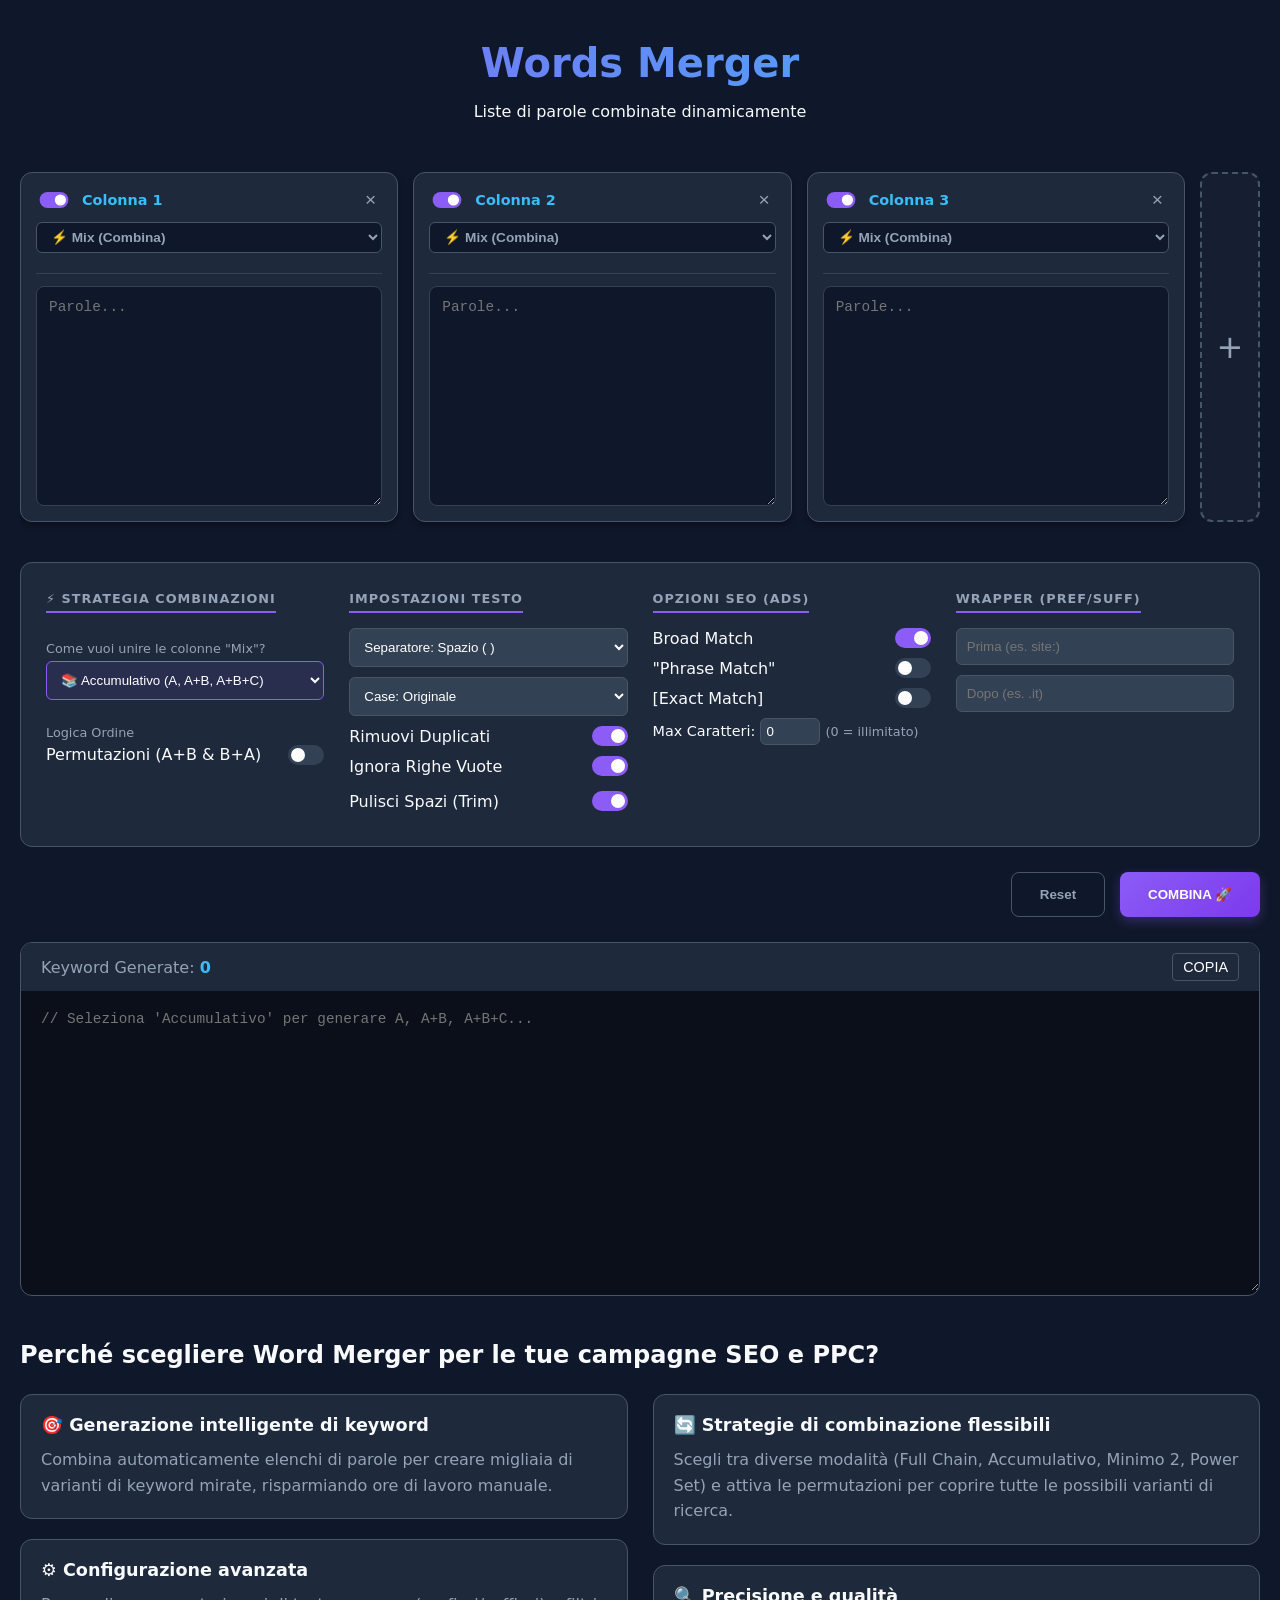
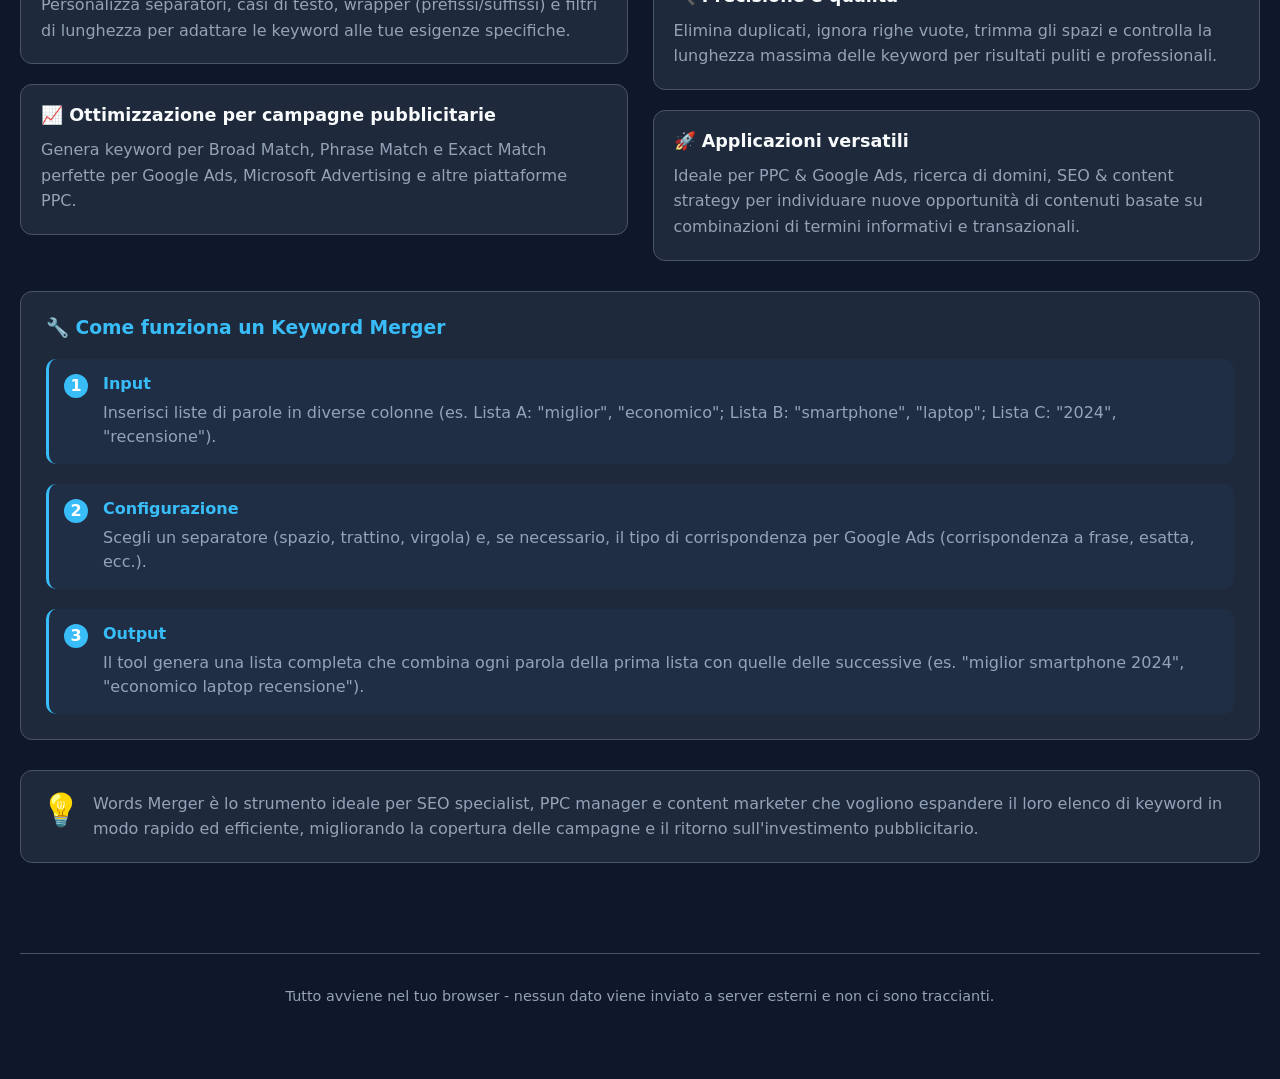
<file: index.html>
<!DOCTYPE html>
<html lang="it">

<head>
    <meta charset="UTF-8" />
    <meta name="viewport" content="width=device-width, initial-scale=1.0" />
    <meta name="description"
        content="Word Merger combina elenchi di parole per generare keyword mirate per campagne SEO e PPC. Risparmia tempo e migliora il ROI delle tue pubblicità online.">
    <!-- Open Graph / Facebook -->
    <meta property="og:type" content="website">
    <meta property="og:url" content="https://www.example.com/">
    <meta property="og:title" content="Word Merger">
    <meta property="og:description"
        content="Word Merger combina elenchi di parole per generare keyword mirate per campagne SEO e PPC. Risparmia tempo e migliora il ROI delle tue pubblicità online.">
    <meta property="og:image" content="assets/logo.png">
    <meta property="og:locale" content="it_IT">
    <!-- Twitter -->
    <meta property="twitter:card" content="summary_large_image">
    <meta property="twitter:title" content="Word Merger">
    <meta property="twitter:description"
        content="Word Merger combina elenchi di parole per generare keyword mirate per campagne SEO e PPC. Risparmia tempo e migliora il ROI delle tue pubblicità online.">
    <meta property="twitter:image" content="assets/logo.png">
    <title>Word Merger</title>
    <link rel="stylesheet" href="assets/css/style.css">
    <link rel="icon" type="image/jpeg" href="assets/favicon.jpg">
</head>

<body>
    <div class="app-container">
        <header>
            <h1>Words Merger</h1>
            <p class="subtitle">Liste di parole combinate dinamicamente</p>
        </header>

        <!-- INPUT COLUMNS -->
        <div class="columns-wrapper" id="col-wrapper"></div>

        <!-- SETTINGS -->
        <div class="settings-panel">
            <!-- NEW STRATEGY BLOCK -->
            <div class="setting-block" style="grid-column: span 1;">
                <h3>⚡ Strategia Combinazioni</h3>
                <p style="font-size:0.8rem; color:var(--text-muted); margin-bottom:5px;">Come vuoi unire le colonne
                    "Mix"?</p>
                <select id="combo-strategy">
                    <option value="full">🔗 Full Chain (Es: A+B+C)</option>
                    <option value="accumulative" selected>📚 Accumulativo (A, A+B, A+B+C)</option>
                    <option value="min2">✂️ Minimo 2 (A+B, A+B+C)</option>
                    <option value="powerset">🔀 Power Set (Tutti i sottoinsiemi)</option>
                </select>

                <p style="font-size:0.8rem; color:var(--text-muted); margin-bottom:5px; margin-top:15px;">Logica Ordine
                </p>
                <label class="toggle-row">
                    <span>Permutazioni (A+B & B+A)</span>
                    <div class="switch"><input type="checkbox" id="permute-mode"><span class="slider"></span></div>
                </label>
            </div>

            <div class="setting-block">
                <h3>Impostazioni Testo</h3>
                <select id="separator" onchange="toggleCustomSeparator(this)">
                    <option value=" ">Separatore: Spazio ( )</option>
                    <option value="">Separatore: Nessuno</option>
                    <option value="+">Separatore: Più (+)</option>
                    <option value="-">Separatore: Trattino (-)</option>
                    <option value="_">Separatore: Underscore (_)</option>
                    <option value="|">Separatore: Pipe (|)</option>
                    <option value="custom" style="font-weight:bold; color:var(--accent);">✏️ Personalizzato...</option>
                </select>
                <!-- Input nascosto per il separatore custom -->
                <input type="text" id="custom-separator" placeholder="Scrivi il separatore (es. / o ::)"
                    style="display:none; margin-top:5px; border:1px solid var(--accent);">

                <select id="text-case">
                    <option value="none">Case: Originale</option>
                    <option value="lower">Case: tutto minuscolo</option>
                    <option value="upper">Case: TUTTO MAIUSCOLO</option>
                    <option value="capitalize">Case: Capitalize Words</option>
                </select>

                <label class="toggle-row"><span>Rimuovi Duplicati</span>
                    <div class="switch"><input type="checkbox" id="remove-duplicates" checked><span
                            class="slider"></span></div>
                </label>
                <label class="toggle-row">
                    <span>Ignora Righe Vuote</span>
                    <div class="switch"><input type="checkbox" id="remove-empty" checked><span class="slider"></span>
                    </div>
                </label>

                <label class="toggle-row" style="margin-top: 15px;">
                    <span>Pulisci Spazi (Trim)</span>
                    <div class="switch">
                        <input type="checkbox" id="trim-spaces" checked>
                        <span class="slider"></span>
                    </div>
                </label>
            </div>

            <div class="setting-block">
                <h3>Opzioni SEO (Ads)</h3>
                <label class="toggle-row"><span>Broad Match</span>
                    <div class="switch"><input type="checkbox" id="match-broad" checked><span class="slider"></span>
                    </div>
                </label>
                <label class="toggle-row"><span>"Phrase Match"</span>
                    <div class="switch"><input type="checkbox" id="match-phrase"><span class="slider"></span></div>
                </label>
                <label class="toggle-row"><span>[Exact Match]</span>
                    <div class="switch"><input type="checkbox" id="match-exact"><span class="slider"></span></div>
                </label>
                <label for="max-len" style="font-size:0.9rem;">Max Caratteri:</label>
                <input type="number" id="max-len" value="0" style="width:60px; margin:0; padding:5px;">
                <span style="font-size:0.8rem; color:var(--text-muted);">(0 = illimitato)</span>
                <p></p>
            </div>

            <div class="setting-block">
                <h3>Wrapper (Pref/Suff)</h3>
                <input type="text" id="wrap-before" placeholder="Prima (es. site:)">
                <input type="text" id="wrap-after" placeholder="Dopo (es. .it)">
            </div>
        </div>

        <div class="action-area">
            <button class="btn btn-ghost" onclick="clearAll()">Reset</button>
            <button class="btn btn-primary" onclick="processKeywords()">COMBINA 🚀</button>
        </div>

        <div class="output-container">
            <div class="output-bar">
                <span style="color:var(--text-muted)">Keyword Generate: <strong id="count-val"
                        style="color:var(--accent)">0</strong></span>
                <button class="btn-icon" onclick="copyOutput()" title="Copia"
                    style="color:white; font-size:0.9rem; border:1px solid var(--border); padding:5px 10px; border-radius:4px;">COPIA</button>
            </div>
            <textarea id="output-text" readonly
                placeholder="// Seleziona 'Accumulativo' per generare A, A+B, A+B+C..."></textarea>
        </div>

        <div id="toast">Copiato! 📋</div>

        <!-- NEW TWO-COLUMN EXPLANATION SECTION -->
        <section class="seo-explanation">
            <h2>Perché scegliere Word Merger per le tue campagne SEO e PPC?</h2>
            <div class="explanation-grid">
                <!-- Prima colonna -->
                <div class="explanation-column">
                    <div class="explanation-box">
                        <h3>🎯 Generazione intelligente di keyword</h3>
                        <p>Combina automaticamente elenchi di parole per creare migliaia di varianti di keyword mirate,
                            risparmiando ore di lavoro manuale.</p>
                    </div>
                    <div class="explanation-box">
                        <h3>⚙️ Configurazione avanzata</h3>
                        <p>Personalizza separatori, casi di testo, wrapper (prefissi/suffissi) e filtri di lunghezza per
                            adattare le keyword alle tue esigenze specifiche.</p>
                    </div>
                    <div class="explanation-box">
                        <h3>📈 Ottimizzazione per campagne pubblicitarie</h3>
                        <p>Genera keyword per Broad Match, Phrase Match e Exact Match perfette per Google Ads, Microsoft
                            Advertising e altre piattaforme PPC.</p>
                    </div>
                </div>

                <!-- Seconda colonna -->
                <div class="explanation-column">
                    <div class="explanation-box">
                        <h3>🔄 Strategie di combinazione flessibili</h3>
                        <p>Scegli tra diverse modalità (Full Chain, Accumulativo, Minimo 2, Power Set) e attiva le
                            permutazioni per coprire tutte le possibili varianti di ricerca.</p>
                    </div>
                    <div class="explanation-box">
                        <h3>🔍 Precisione e qualità</h3>
                        <p>Elimina duplicati, ignora righe vuote, trimma gli spazi e controlla la lunghezza massima
                            delle
                            keyword per risultati puliti e professionali.</p>
                    </div>
                    <div class="explanation-box">
                        <h3>🚀 Applicazioni versatili</h3>
                        <p>Ideale per PPC & Google Ads, ricerca di domini, SEO & content strategy per individuare nuove
                            opportunità di contenuti basate su combinazioni di termini informativi e transazionali.</p>
                    </div>
                </div>
            </div>

            <!-- Sezione aggiuntiva: Come funziona -->
            <div class="how-it-works">
                <h3>🔧 Come funziona un Keyword Merger</h3>
                <div class="steps-container">
                    <div class="step">
                        <div class="step-indicator">1</div>
                        <div class="step-body">
                            <h4>Input</h4>
                            <p>Inserisci liste di parole in diverse colonne (es. Lista A: "miglior", "economico"; Lista
                                B: "smartphone", "laptop"; Lista C: "2024", "recensione").</p>
                        </div>
                    </div>
                    <div class="step">
                        <div class="step-indicator">2</div>
                        <div class="step-body">
                            <h4>Configurazione</h4>
                            <p>Scegli un separatore (spazio, trattino, virgola) e, se necessario, il tipo di
                                corrispondenza per Google Ads (corrispondenza a frase, esatta, ecc.).</p>
                        </div>
                    </div>
                    <div class="step">
                        <div class="step-indicator">3</div>
                        <div class="step-body">
                            <h4>Output</h4>
                            <p>Il tool genera una lista completa che combina ogni parola della prima lista con quelle
                                delle successive (es. "miglior smartphone 2024", "economico laptop recensione").</p>
                        </div>
                    </div>
                </div>
            </div>

            <div class="seo-callout">
                <div class="seo-callout-icon">💡</div>
                <div class="seo-callout-content">
                    <p>Words Merger è lo strumento ideale per SEO specialist, PPC manager e content marketer che
                        vogliono espandere il loro elenco di keyword in modo rapido ed efficiente, migliorando la
                        copertura
                        delle campagne e il ritorno sull'investimento pubblicitario.</p>
                </div>
            </div>
        </section>
        <footer class="site-footer">
            <p>Tutto avviene nel tuo browser - nessun dato viene inviato a server esterni e non ci sono traccianti.</p>
        </footer>
    </div>

    <script src="assets/js/script.js"></script>
</body>

</html>
</file>
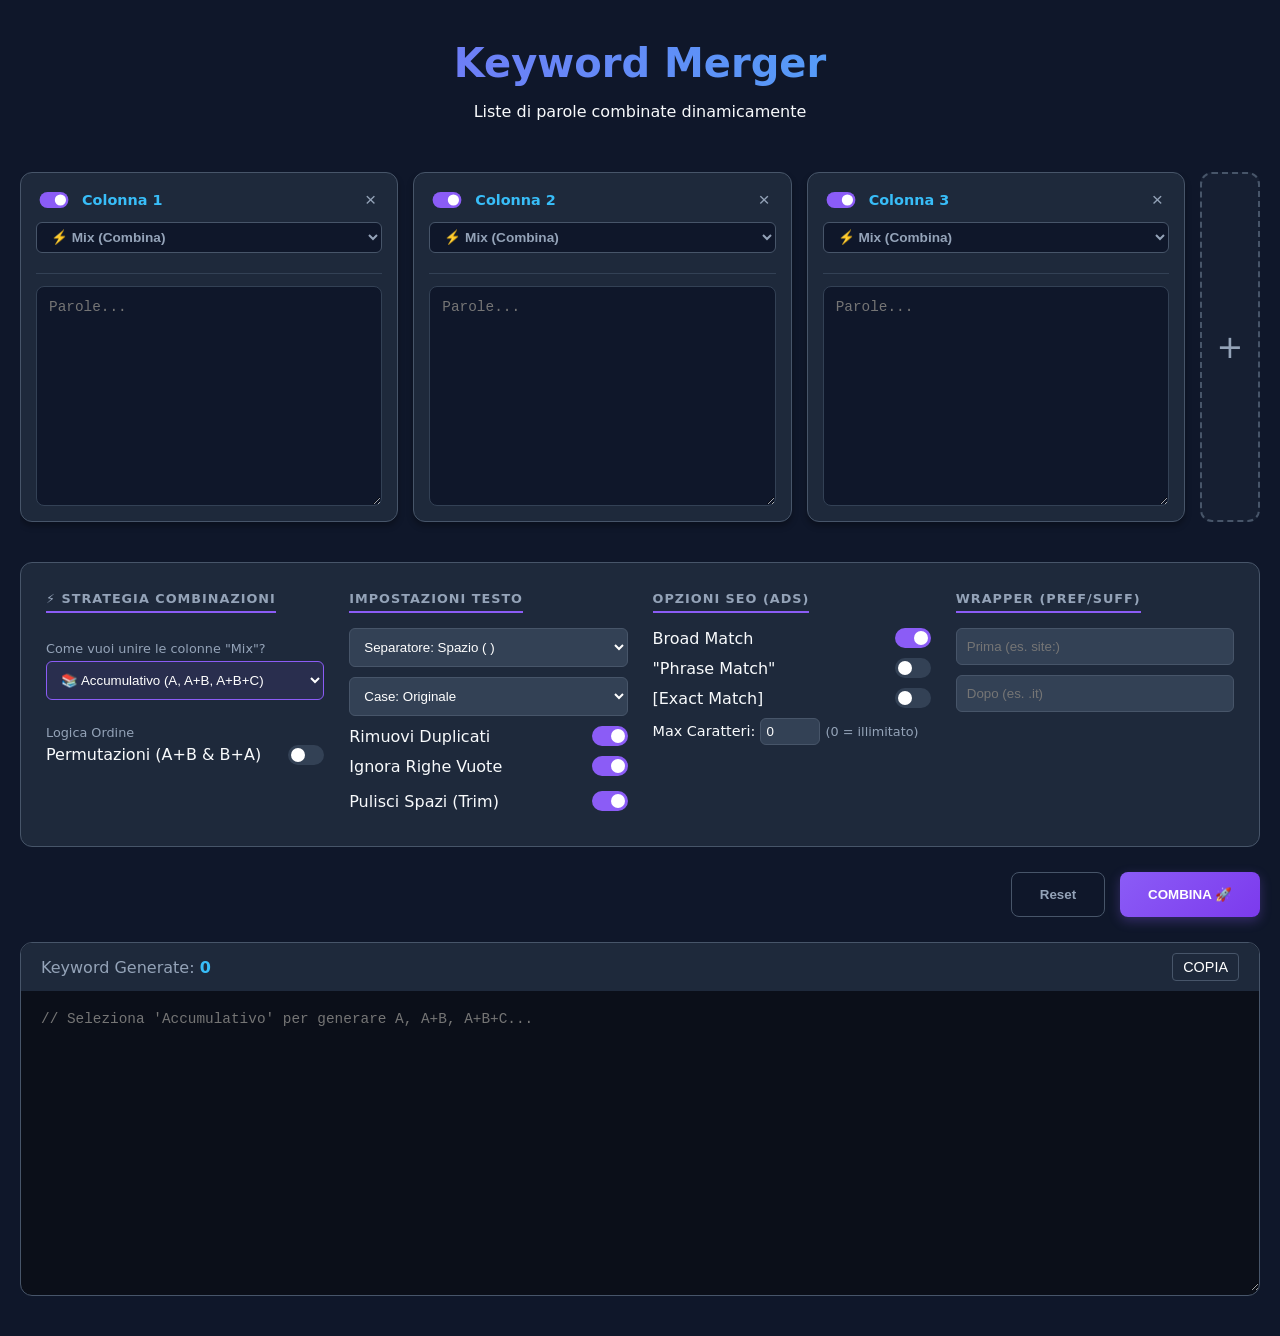
<file: word-merger.html>
<!DOCTYPE html>
<html lang="it">

<head>
    <meta charset="UTF-8">
    <meta name="viewport" content="width=device-width, initial-scale=1.0">
    <title> Word Merger</title>
    <link rel="stylesheet" href="style.css">
</head>

<body>

    <div class="app-container">
        <header>
            <!-- <h1>Keyword Merger <span class="tag-pro">V3.0</swords mergepan></h1> -->
            <h1>Keyword Merger</h1>
            <p class="subtitle">Liste di parole combinate dinamicamente </p>
        </header>

        <!-- INPUT COLUMNS -->
        <div class="columns-wrapper" id="col-wrapper"></div>

        <!-- SETTINGS -->
        <div class="settings-panel">

            <!-- NEW STRATEGY BLOCK -->
            <div class="setting-block" style="grid-column: span 1;">
                <h3>⚡ Strategia Combinazioni</h3>
                <p style="font-size:0.8rem; color:var(--text-muted); margin-bottom:5px;">Come vuoi unire le colonne
                    "Mix"?</p>
                <select id="combo-strategy">
                    <option value="full">🔗 Full Chain (Es: A+B+C)</option>
                    <option value="accumulative" selected>📚 Accumulativo (A, A+B, A+B+C)</option>
                    <option value="min2">✂️ Minimo 2 (A+B, A+B+C)</option>
                    <option value="powerset">🔀 Power Set (Tutti i sottoinsiemi)</option>
                </select>

                <p style="font-size:0.8rem; color:var(--text-muted); margin-bottom:5px; margin-top:15px;">Logica Ordine
                </p>
                <label class="toggle-row">
                    <span>Permutazioni (A+B & B+A)</span>
                    <div class="switch"><input type="checkbox" id="permute-mode"><span class="slider"></span></div>
                </label>
            </div>

            <div class="setting-block">
                <h3>Impostazioni Testo</h3>
                <select id="separator" onchange="toggleCustomSeparator(this)">
                    <option value=" ">Separatore: Spazio ( )</option>
                    <option value="">Separatore: Nessuno</option>
                    <option value="+">Separatore: Più (+)</option>
                    <option value="-">Separatore: Trattino (-)</option>
                    <option value="_">Separatore: Underscore (_)</option>
                    <option value="|">Separatore: Pipe (|)</option>
                    <option value="custom" style="font-weight:bold; color:var(--accent);">✏️ Personalizzato...</option>
                </select>
                <!-- Input nascosto per il separatore custom -->
                <input type="text" id="custom-separator" placeholder="Scrivi il separatore (es. / o ::)"
                    style="display:none; margin-top:5px; border:1px solid var(--accent);">

                <select id="text-case">
                    <option value="none">Case: Originale</option>
                    <option value="lower">Case: tutto minuscolo</option>
                    <option value="upper">Case: TUTTO MAIUSCOLO</option>
                    <option value="capitalize">Case: Capitalize Words</option>
                </select>

                <label class="toggle-row"><span>Rimuovi Duplicati</span>
                    <div class="switch"><input type="checkbox" id="remove-duplicates" checked><span
                            class="slider"></span></div>
                </label>
                <label class="toggle-row">
                    <span>Ignora Righe Vuote</span>
                    <div class="switch"><input type="checkbox" id="remove-empty" checked><span class="slider"></span>
                    </div>
                </label>

                <label class="toggle-row" style="margin-top: 15px;">
                    <span>Pulisci Spazi (Trim)</span>
                    <div class="switch">
                        <input type="checkbox" id="trim-spaces" checked>
                        <span class="slider"></span>
                    </div>
                </label>
            </div>

            <div class="setting-block">
                <h3>Opzioni SEO (Ads)</h3>
                <label class="toggle-row"><span>Broad Match</span>
                    <div class="switch"><input type="checkbox" id="match-broad" checked><span class="slider"></span>
                    </div>
                </label>
                <label class="toggle-row"><span>"Phrase Match"</span>
                    <div class="switch"><input type="checkbox" id="match-phrase"><span class="slider"></span></div>
                </label>
                <label class="toggle-row"><span>[Exact Match]</span>
                    <div class="switch"><input type="checkbox" id="match-exact"><span class="slider"></span></div>
                </label>
                <!-- <div class="setting-block">
                    <h3>Filtri</h3>
                    <div style="display:flex; align-items:center; gap:10px;"> -->
                <label for="max-len" style="font-size:0.9rem;">Max Caratteri:</label>
                <input type="number" id="max-len" value="0" style="width:60px; margin:0; padding:5px;">
                <span style="font-size:0.8rem; color:var(--text-muted);">(0 = illimitato)</span>
                <p></p>
                <!-- </div>
                </div> -->

            </div>

            <div class="setting-block">
                <h3>Wrapper (Pref/Suff)</h3>
                <input type="text" id="wrap-before" placeholder="Prima (es. site:)">
                <input type="text" id="wrap-after" placeholder="Dopo (es. .it)">
            </div>
        </div>

        <div class="action-area">
            <button class="btn btn-ghost" onclick="clearAll()">Reset</button>
            <button class="btn btn-primary" onclick="processKeywords()">COMBINA 🚀</button>
        </div>

        <div class="output-container">
            <div class="output-bar">
                <span style="color:var(--text-muted)">Keyword Generate: <strong id="count-val"
                        style="color:var(--accent)">0</strong></span>
                <button class="btn-icon" onclick="copyOutput()" title="Copia"
                    style="color:white; font-size:0.9rem; border:1px solid var(--border); padding:5px 10px; border-radius:4px;">COPIA</button>
            </div>
            <textarea id="output-text" readonly
                placeholder="// Seleziona 'Accumulativo' per generare A, A+B, A+B+C..."></textarea>
        </div>
    </div>

    <div id="toast">Copiato! 📋</div>

    <script src="script.js"></script>
</body>

</html>
</file>
<file: assets/css/style.css>
:root {
    --bg-body: #0f172a;
    /* Slate 900 */
    --bg-card: #1e293b;
    /* Slate 800 */
    --bg-input: #334155;
    /* Slate 700 */
    --border: #475569;
    /* Slate 600 */
    --primary: #8b5cf6;
    /* Violet 500 */
    --primary-hover: #7c3aed;
    /* Violet 600 */
    --text-main: #f8fafc;
    /* Slate 50 */
    --text-muted: #94a3b8;
    /* Slate 400 */
    --accent: #38bdf8;
    /* Sky 400 */
    --warning: #f59e0b;
    /* Amber 500 */
    --danger: #ef4444;
    --success: #10b981;
}

/* SEO Explanation Styles */
.explanation-grid {
    display: grid;
    grid-template-columns: repeat(auto-fit, minmax(280px, 1fr));
    gap: 25px;
    margin: 25px 0;
}

.explanation-column {
    display: flex;
    flex-direction: column;
    gap: 20px;
}

.explanation-box {
    background: var(--bg-card);
    border-radius: 12px;
    padding: 20px;
    border: 1px solid var(--border);
    transition: transform 0.2s, box-shadow 0.2s;
}

.explanation-box:hover {
    transform: translateY(-5px);
    box-shadow: 0 8px 25px rgba(0, 0, 0, 0.2);
}

.explanation-box h3 {
    margin-top: 0;
    margin-bottom: 12px;
    display: flex;
    align-items: center;
    gap: 8px;
    font-size: 1.1rem;
}

.explanation-box p {
    margin: 0;
    line-height: 1.6;
    color: var(--text-muted);
}

/* How it works section */
.how-it-works {
    margin: 30px 0;
    padding: 25px;
    background: var(--bg-card);
    border-radius: 12px;
    border: 1px solid var(--border);
}

.how-it-works h3 {
    margin-top: 0;
    margin-bottom: 20px;
    color: var(--accent);
    display: flex;
    align-items: center;
    gap: 8px;
}

.steps-container {
    display: grid;
    gap: 20px;
}

.step {
    display: flex;
    gap: 15px;
    padding: 15px;
    background: rgba(59, 130, 246, 0.05);
    border-radius: 10px;
    border-left: 3px solid var(--accent);
}

.step h4 {
    margin: 0 0 8px 0;
    min-width: 40px;
    color: var(--accent);
    font-size: 1rem;
}

.step p {
    margin: 0;
    line-height: 1.5;
    color: var(--text-muted);
}

/* Popular tools section */
.popular-tools {
    margin: 30px 0;
    padding: 25px;
    background: var(--bg-card);
    border-radius: 12px;
    border: 1px solid var(--border);
}

.popular-tools h3 {
    margin-top: 0;
    margin-bottom: 20px;
    color: var(--accent);
    display: flex;
    align-items: center;
    gap: 8px;
}

.tools-list {
    display: grid;
    gap: 15px;
}

.tool-item {
    display: flex;
    gap: 12px;
    padding: 15px;
    background: rgba(30, 41, 59, 0.3);
    border-radius: 10px;
    border: 1px solid var(--border);
}

.tool-item h4 {
    margin: 0 0 8px 0;
    color: var(--accent);
    font-size: 1rem;
}

.tool-item p {
    margin: 0;
    line-height: 1.5;
    color: var(--text-muted);
    font-size: 0.9rem;
}

/* Responsive adjustments */
@media (max-width: 768px) {
    .explanation-grid {
        grid-template-columns: 1fr;
    }

    .steps-container {
        grid-template-columns: 1fr;
    }

    .tools-list {
        grid-template-columns: 1fr;
    }
}

/* Footer Styles */
.site-footer {
    text-align: center;
    padding: 20px;
    margin-top: 40px;
    color: var(--text-muted);
    font-size: 0.9rem;
    border-top: 1px solid var(--border);
}

* {
    box-sizing: border-box;
}

body {
    font-family: 'Inter', system-ui, -apple-system, sans-serif;
    background-color: var(--bg-body);
    color: var(--text-main);
    margin: 0;
    padding: 40px 20px;
    display: flex;
    justify-content: center;
    min-height: 100vh;
}

::-webkit-scrollbar {
    width: 8px;
    height: 8px;
}

::-webkit-scrollbar-track {
    background: var(--bg-body);
}

::-webkit-scrollbar-thumb {
    background: var(--border);
    border-radius: 4px;
}

.app-container {
    width: 100%;
    max-width: 1250px;
    display: flex;
    flex-direction: column;
    gap: 25px;
}

/* HEADER */
header {
    text-align: center;
    margin-bottom: 10px;
}

h1 {
    font-size: 2.5rem;
    margin: 0;
    background: linear-gradient(to right, var(--primary), var(--accent));
    -webkit-background-clip: text;
    -webkit-text-fill-color: transparent;
    font-weight: 800;
}

.tag-pro {
    background: var(--primary);
    color: white;
    padding: 2px 8px;
    border-radius: 4px;
    font-size: 0.4em;
    vertical-align: middle;
}

/* COLUMNS AREA */
.columns-wrapper {
    display: flex;
    gap: 15px;
    overflow-x: auto;
    padding-bottom: 15px;
}

.column-card {
    background: var(--bg-card);
    border: 1px solid var(--border);
    border-radius: 12px;
    min-width: 280px;
    flex: 1;
    display: flex;
    flex-direction: column;
    padding: 15px;
    position: relative;
    box-shadow: 0 4px 6px rgba(0, 0, 0, 0.3);
    transition: 0.2s;
}

.column-card.mode-solo {
    border-color: var(--warning);
    background: rgba(245, 158, 11, 0.05);
}

.col-header {
    display: flex;
    flex-direction: column;
    gap: 10px;
    margin-bottom: 12px;
    padding-bottom: 10px;
    border-bottom: 1px solid var(--bg-input);
}

.col-top-row {
    display: flex;
    justify-content: space-between;
    align-items: center;
}

.col-title {
    font-weight: 600;
    font-size: 0.9rem;
    color: var(--accent);
}

.mode-select {
    background: var(--bg-body);
    color: var(--text-muted);
    border: 1px solid var(--border);
    border-radius: 6px;
    padding: 6px 10px;
    font-size: 0.85rem;
    cursor: pointer;
    width: 100%;
    font-weight: 600;
}

.column-card.mode-solo .mode-select {
    color: var(--warning);
    border-color: var(--warning);
}

textarea {
    background: var(--bg-body);
    color: var(--text-main);
    border: 1px solid var(--bg-input);
    border-radius: 8px;
    padding: 12px;
    font-family: 'JetBrains Mono', monospace;
    font-size: 0.9rem;
    flex-grow: 1;
    min-height: 220px;
    resize: vertical;
    outline: none;
}

textarea:focus {
    border-color: var(--primary);
}

option {
    background: var(--bg-input);
}

input {
    background: var(--bg-input);
    color: #fff;
    border: 1px solid var(--border);
    border-radius: 6px;
}

/* Buttons */
.btn-icon {
    background: transparent;
    border: none;
    color: var(--text-muted);
    cursor: pointer;
    font-size: 1.2rem;
}

.btn-icon:hover {
    color: var(--danger);
}

.add-col-card {
    min-width: 60px;
    display: flex;
    align-items: center;
    justify-content: center;
    border: 2px dashed var(--border);
    border-radius: 12px;
    cursor: pointer;
    color: var(--text-muted);
    font-size: 2rem;
    background: rgba(30, 41, 59, 0.5);
}

.add-col-card:hover {
    border-color: var(--primary);
    color: var(--primary);
}

/* SETTINGS GRID */
.settings-panel {
    background: var(--bg-card);
    border-radius: 12px;
    padding: 25px;
    display: grid;
    grid-template-columns: repeat(auto-fit, minmax(240px, 1fr));
    gap: 25px;
    border: 1px solid var(--border);
}

.setting-block h3 {
    margin: 0 0 15px 0;
    font-size: 0.8rem;
    text-transform: uppercase;
    letter-spacing: 1px;
    color: var(--text-muted);
    border-bottom: 2px solid var(--primary);
    display: inline-block;
    padding-bottom: 5px;
}

select,
input[type="text"] {
    width: 100%;
    background: var(--bg-input);
    color: white;
    border: 1px solid var(--border);
    padding: 10px;
    border-radius: 6px;
    margin-bottom: 10px;
}

/* Highlight for the new Strategy Dropdown */
#combo-strategy {
    border-color: var(--primary);
    background-color: rgba(139, 92, 246, 0.1);
}

/* Toggles */
.toggle-row {
    display: flex;
    justify-content: space-between;
    align-items: center;
    margin-bottom: 10px;
    cursor: pointer;
}

.switch {
    position: relative;
    display: inline-block;
    width: 36px;
    height: 20px;
}

.switch input {
    opacity: 0;
    width: 0;
    height: 0;
}

.slider {
    position: absolute;
    cursor: pointer;
    top: 0;
    left: 0;
    right: 0;
    bottom: 0;
    background-color: var(--bg-input);
    transition: .4s;
    border-radius: 34px;
}

.slider:before {
    position: absolute;
    content: "";
    height: 14px;
    width: 14px;
    left: 3px;
    bottom: 3px;
    background-color: white;
    transition: .4s;
    border-radius: 50%;
}

input:checked+.slider {
    background-color: var(--primary);
}

input:checked+.slider:before {
    transform: translateX(16px);
}

/* Actions & Output */
.action-area {
    display: flex;
    gap: 15px;
    justify-content: flex-end;
}

.btn {
    padding: 14px 28px;
    border-radius: 8px;
    border: none;
    font-weight: 700;
    cursor: pointer;
}

.btn-primary {
    background: linear-gradient(135deg, var(--primary), var(--primary-hover));
    color: white;
    box-shadow: 0 4px 12px rgba(139, 92, 246, 0.3);
}

.btn-ghost {
    background: transparent;
    color: var(--text-muted);
    border: 1px solid var(--border);
}

.btn-ghost:hover {
    border-color: var(--text-main);
    color: var(--text-main);
}

.output-container {
    background: #0b0f19;
    border-radius: 12px;
    border: 1px solid var(--border);
    overflow: hidden;
}

.output-bar {
    background: var(--bg-card);
    padding: 10px 20px;
    display: flex;
    justify-content: space-between;
    align-items: center;
}

#output-text {
    background: transparent;
    border: none;
    color: var(--success);
    padding: 20px;
    min-height: 300px;
    width: 100%;
    font-family: 'JetBrains Mono', monospace;
}

/* Toast */
#toast {
    visibility: hidden;
    min-width: 250px;
    background-color: var(--success);
    color: #fff;
    text-align: center;
    border-radius: 8px;
    padding: 16px;
    position: fixed;
    z-index: 100;
    left: 50%;
    bottom: 30px;
    transform: translateX(-50%);
    opacity: 0;
    transition: 0.3s;
    box-shadow: 0 10px 25px rgba(0, 0, 0, 0.5);
    font-weight: bold;
}

#toast.show {
    visibility: visible;
    opacity: 1;
    bottom: 50px;
}

/* How it works improvements */
.step-indicator {
    background: var(--accent);
    color: white;
    width: 24px;
    height: 24px;
    border-radius: 50%;
    display: flex;
    align-items: center;
    justify-content: center;
    font-weight: bold;
    flex-shrink: 0;
}

.step {
    display: flex;
    align-items: flex-start;
    gap: 15px;
}

.step-body {
    flex: 1;
}

/* SEO callout */
.seo-callout {
    display: flex;
    align-items: flex-start;
    gap: 12px;
    background: var(--bg-card);
    border-radius: 12px;
    padding: 20px;
    border: 1px solid var(--border);
    margin: 25px 0;
}

.seo-callout-icon {
    font-size: 2rem;
    flex-shrink: 0;
    color: var(--accent);
}

.seo-callout-content {
    flex: 1;
}

.seo-callout-content p {
    margin: 0;
    line-height: 1.6;
    color: var(--text-muted);
}
</file>
<file: style.css>
:root {
    --bg-body: #0f172a;
    /* Slate 900 */
    --bg-card: #1e293b;
    /* Slate 800 */
    --bg-input: #334155;
    /* Slate 700 */
    --border: #475569;
    /* Slate 600 */
    --primary: #8b5cf6;
    /* Violet 500 */
    --primary-hover: #7c3aed;
    /* Violet 600 */
    --text-main: #f8fafc;
    /* Slate 50 */
    --text-muted: #94a3b8;
    /* Slate 400 */
    --accent: #38bdf8;
    /* Sky 400 */
    --warning: #f59e0b;
    /* Amber 500 */
    --danger: #ef4444;
    --success: #10b981;
}

* {
    box-sizing: border-box;
}

body {
    font-family: 'Inter', system-ui, -apple-system, sans-serif;
    background-color: var(--bg-body);
    color: var(--text-main);
    margin: 0;
    padding: 40px 20px;
    display: flex;
    justify-content: center;
    min-height: 100vh;
}

::-webkit-scrollbar {
    width: 8px;
    height: 8px;
}

::-webkit-scrollbar-track {
    background: var(--bg-body);
}

::-webkit-scrollbar-thumb {
    background: var(--border);
    border-radius: 4px;
}

.app-container {
    width: 100%;
    max-width: 1250px;
    display: flex;
    flex-direction: column;
    gap: 25px;
}

/* HEADER */
header {
    text-align: center;
    margin-bottom: 10px;
}

h1 {
    font-size: 2.5rem;
    margin: 0;
    background: linear-gradient(to right, var(--primary), var(--accent));
    -webkit-background-clip: text;
    -webkit-text-fill-color: transparent;
    font-weight: 800;
}

.tag-pro {
    background: var(--primary);
    color: white;
    padding: 2px 8px;
    border-radius: 4px;
    font-size: 0.4em;
    vertical-align: middle;
}

/* COLUMNS AREA */
.columns-wrapper {
    display: flex;
    gap: 15px;
    overflow-x: auto;
    padding-bottom: 15px;
}

.column-card {
    background: var(--bg-card);
    border: 1px solid var(--border);
    border-radius: 12px;
    min-width: 280px;
    flex: 1;
    display: flex;
    flex-direction: column;
    padding: 15px;
    position: relative;
    box-shadow: 0 4px 6px rgba(0, 0, 0, 0.3);
    transition: 0.2s;
}

.column-card.mode-solo {
    border-color: var(--warning);
    background: rgba(245, 158, 11, 0.05);
}

.col-header {
    display: flex;
    flex-direction: column;
    gap: 10px;
    margin-bottom: 12px;
    padding-bottom: 10px;
    border-bottom: 1px solid var(--bg-input);
}

.col-top-row {
    display: flex;
    justify-content: space-between;
    align-items: center;
}

.col-title {
    font-weight: 600;
    font-size: 0.9rem;
    color: var(--accent);
}

.mode-select {
    background: var(--bg-body);
    color: var(--text-muted);
    border: 1px solid var(--border);
    border-radius: 6px;
    padding: 6px 10px;
    font-size: 0.85rem;
    cursor: pointer;
    width: 100%;
    font-weight: 600;
}

.column-card.mode-solo .mode-select {
    color: var(--warning);
    border-color: var(--warning);
}

textarea {
    background: var(--bg-body);
    color: var(--text-main);
    border: 1px solid var(--bg-input);
    border-radius: 8px;
    padding: 12px;
    font-family: 'JetBrains Mono', monospace;
    font-size: 0.9rem;
    flex-grow: 1;
    min-height: 220px;
    resize: vertical;
    outline: none;
}

textarea:focus {
    border-color: var(--primary);
}

option {
    background: var(--bg-input);
}

input {
    background: var(--bg-input);
    color: #fff;
    border: 1px solid var(--border);
    border-radius: 6px;
}

/* Buttons */
.btn-icon {
    background: transparent;
    border: none;
    color: var(--text-muted);
    cursor: pointer;
    font-size: 1.2rem;
}

.btn-icon:hover {
    color: var(--danger);
}

.add-col-card {
    min-width: 60px;
    display: flex;
    align-items: center;
    justify-content: center;
    border: 2px dashed var(--border);
    border-radius: 12px;
    cursor: pointer;
    color: var(--text-muted);
    font-size: 2rem;
    background: rgba(30, 41, 59, 0.5);
}

.add-col-card:hover {
    border-color: var(--primary);
    color: var(--primary);
}

/* SETTINGS GRID */
.settings-panel {
    background: var(--bg-card);
    border-radius: 12px;
    padding: 25px;
    display: grid;
    grid-template-columns: repeat(auto-fit, minmax(240px, 1fr));
    gap: 25px;
    border: 1px solid var(--border);
}

.setting-block h3 {
    margin: 0 0 15px 0;
    font-size: 0.8rem;
    text-transform: uppercase;
    letter-spacing: 1px;
    color: var(--text-muted);
    border-bottom: 2px solid var(--primary);
    display: inline-block;
    padding-bottom: 5px;
}

select,
input[type="text"] {
    width: 100%;
    background: var(--bg-input);
    color: white;
    border: 1px solid var(--border);
    padding: 10px;
    border-radius: 6px;
    margin-bottom: 10px;
}

/* Highlight for the new Strategy Dropdown */
#combo-strategy {
    border-color: var(--primary);
    background-color: rgba(139, 92, 246, 0.1);
}

/* Toggles */
.toggle-row {
    display: flex;
    justify-content: space-between;
    align-items: center;
    margin-bottom: 10px;
    cursor: pointer;
}

.switch {
    position: relative;
    display: inline-block;
    width: 36px;
    height: 20px;
}

.switch input {
    opacity: 0;
    width: 0;
    height: 0;
}

.slider {
    position: absolute;
    cursor: pointer;
    top: 0;
    left: 0;
    right: 0;
    bottom: 0;
    background-color: var(--bg-input);
    transition: .4s;
    border-radius: 34px;
}

.slider:before {
    position: absolute;
    content: "";
    height: 14px;
    width: 14px;
    left: 3px;
    bottom: 3px;
    background-color: white;
    transition: .4s;
    border-radius: 50%;
}

input:checked+.slider {
    background-color: var(--primary);
}

input:checked+.slider:before {
    transform: translateX(16px);
}

/* Actions & Output */
.action-area {
    display: flex;
    gap: 15px;
    justify-content: flex-end;
}

.btn {
    padding: 14px 28px;
    border-radius: 8px;
    border: none;
    font-weight: 700;
    cursor: pointer;
}

.btn-primary {
    background: linear-gradient(135deg, var(--primary), var(--primary-hover));
    color: white;
    box-shadow: 0 4px 12px rgba(139, 92, 246, 0.3);
}

.btn-ghost {
    background: transparent;
    color: var(--text-muted);
    border: 1px solid var(--border);
}

.btn-ghost:hover {
    border-color: var(--text-main);
    color: var(--text-main);
}

.output-container {
    background: #0b0f19;
    border-radius: 12px;
    border: 1px solid var(--border);
    overflow: hidden;
}

.output-bar {
    background: var(--bg-card);
    padding: 10px 20px;
    display: flex;
    justify-content: space-between;
    align-items: center;
}

#output-text {
    background: transparent;
    border: none;
    color: var(--success);
    padding: 20px;
    min-height: 300px;
    width: 100%;
    font-family: 'JetBrains Mono', monospace;
}

/* Toast */
#toast {
    visibility: hidden;
    min-width: 250px;
    background-color: var(--success);
    color: #fff;
    text-align: center;
    border-radius: 8px;
    padding: 16px;
    position: fixed;
    z-index: 100;
    left: 50%;
    bottom: 30px;
    transform: translateX(-50%);
    opacity: 0;
    transition: 0.3s;
    box-shadow: 0 10px 25px rgba(0, 0, 0, 0.5);
    font-weight: bold;
}

#toast.show {
    visibility: visible;
    opacity: 1;
    bottom: 50px;
}
</file>
